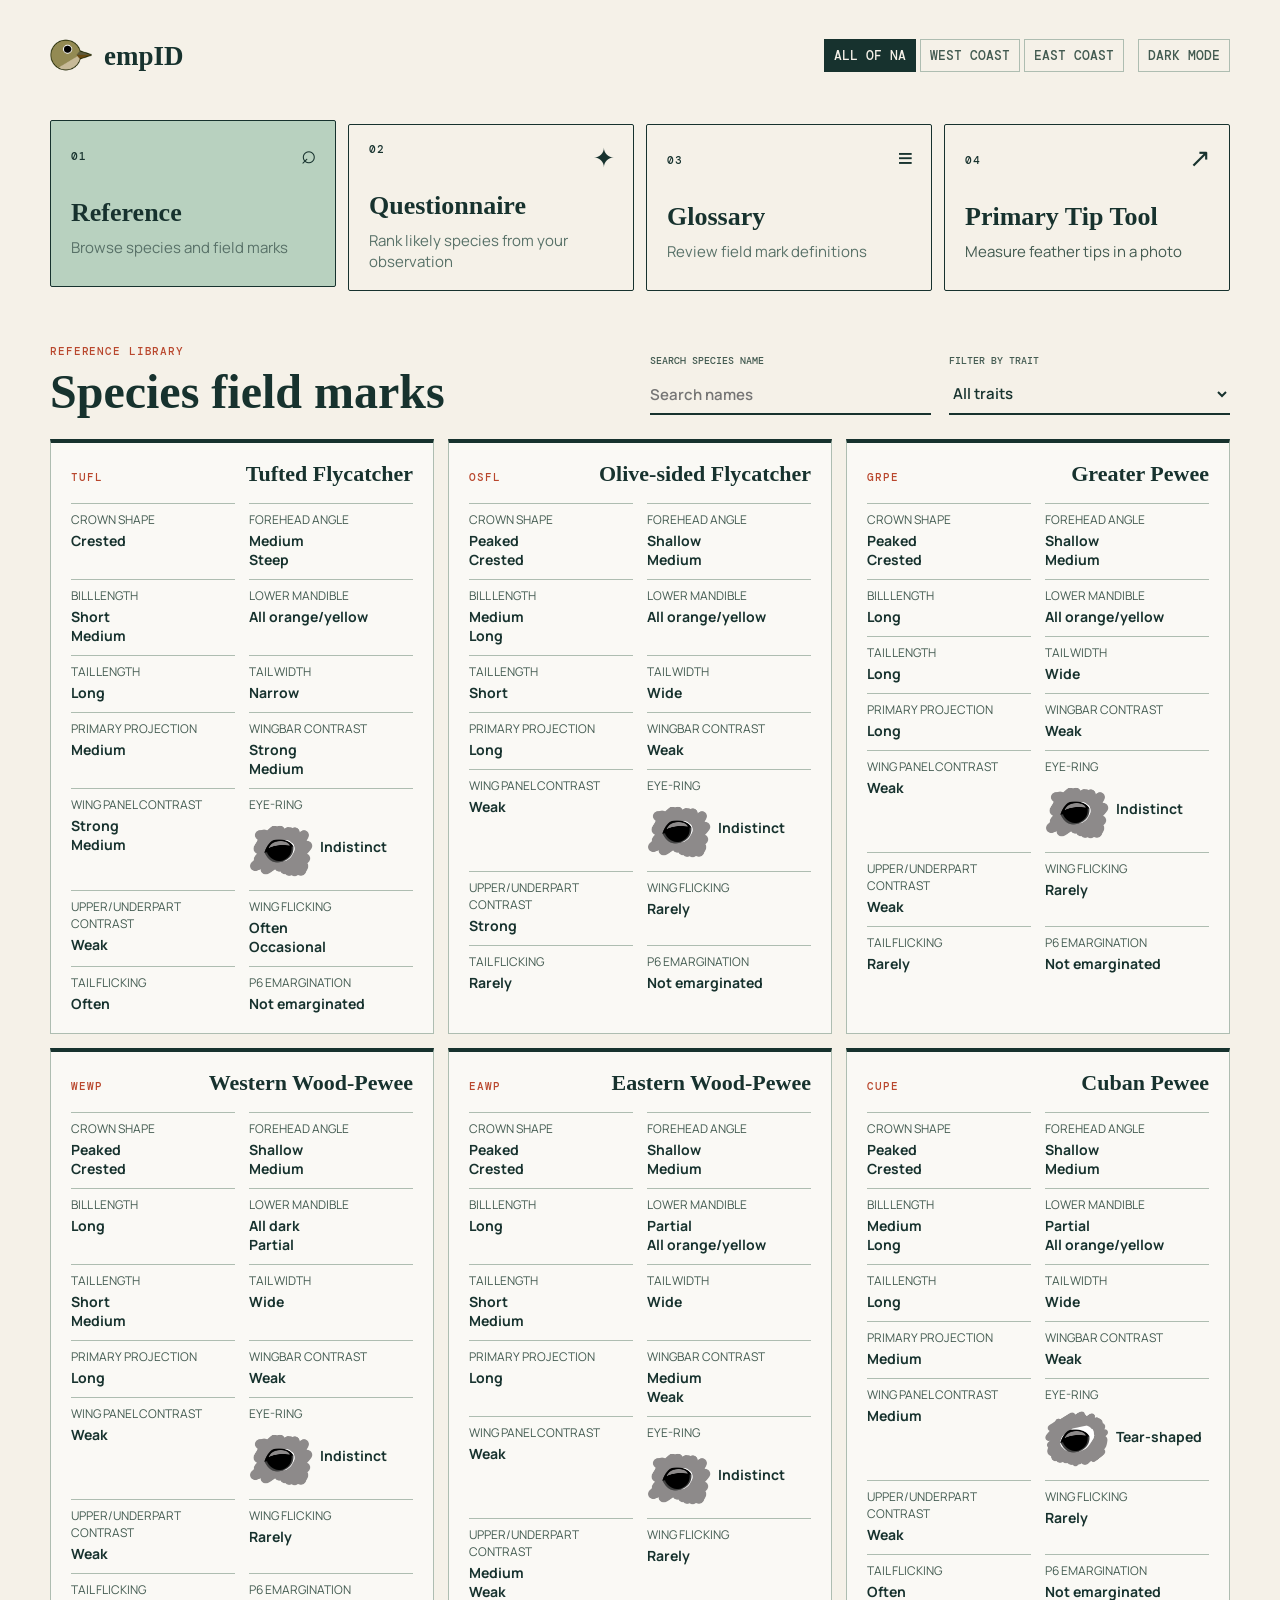
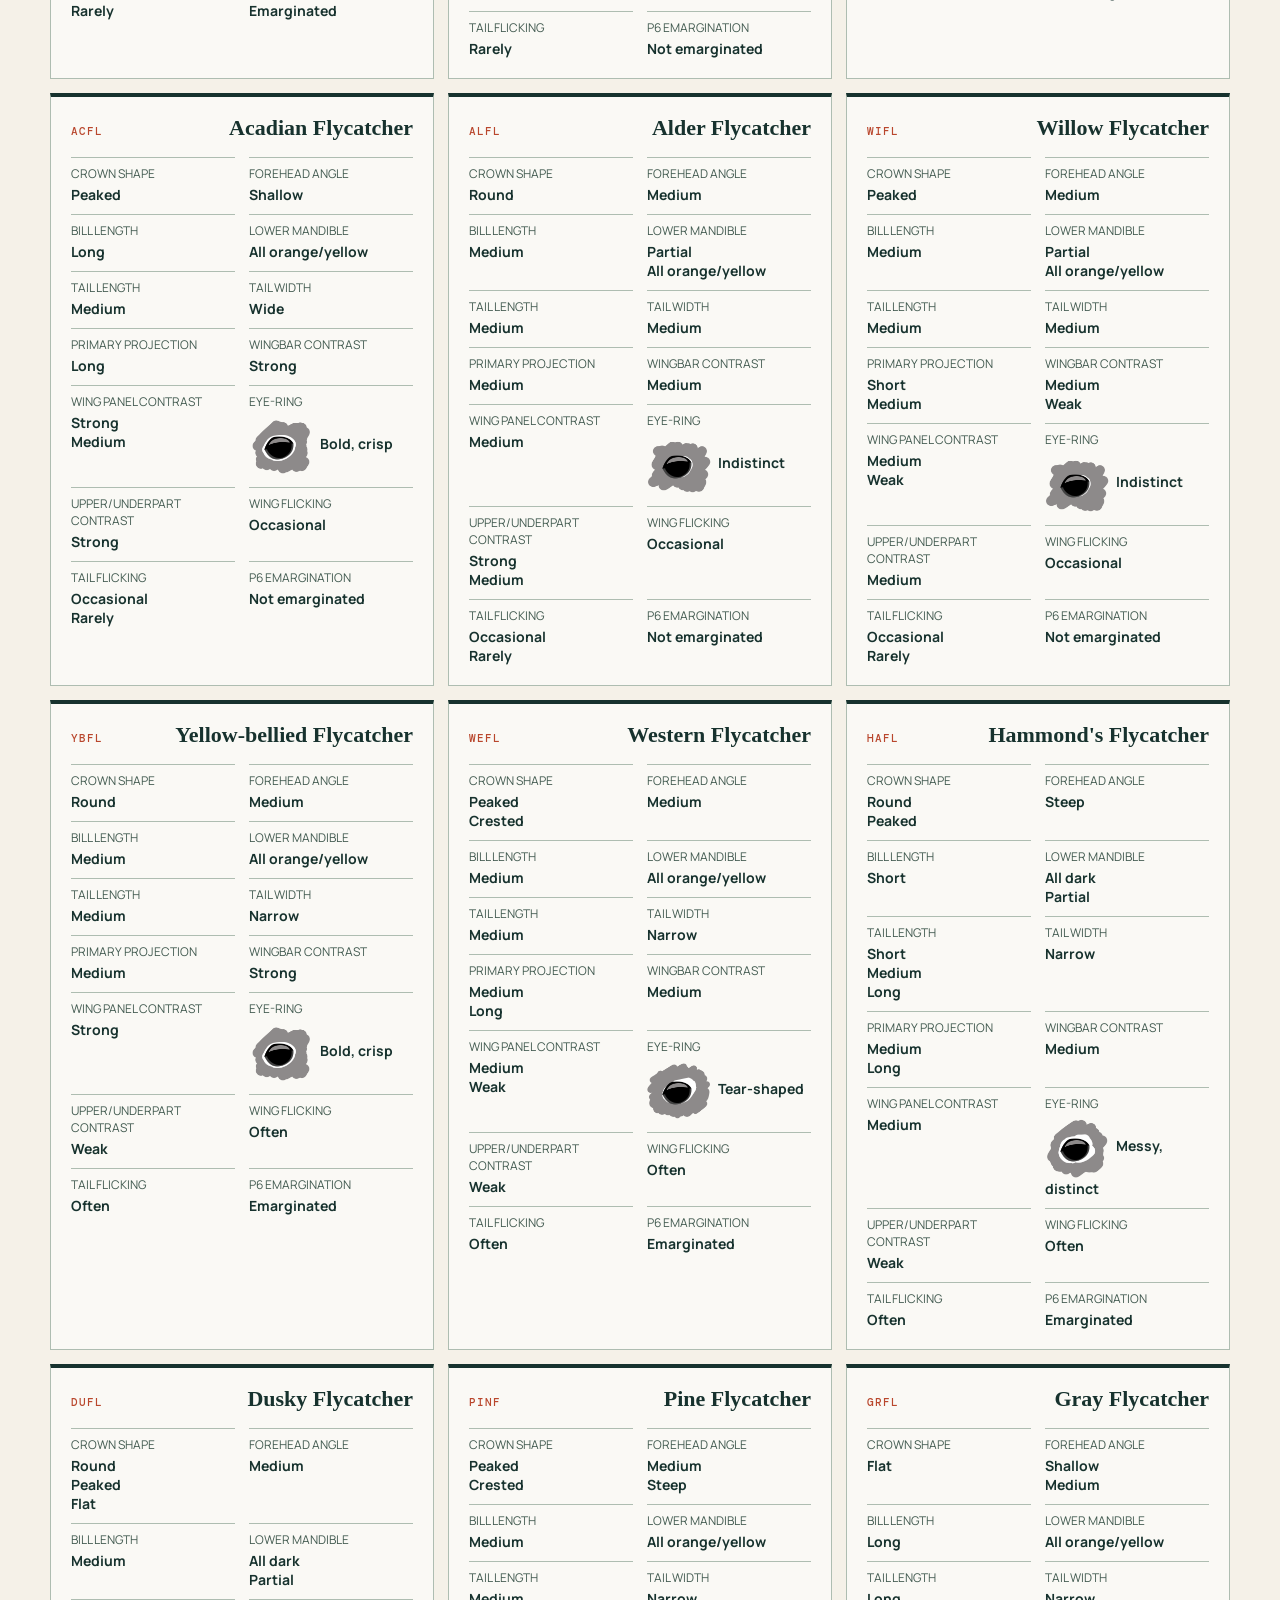
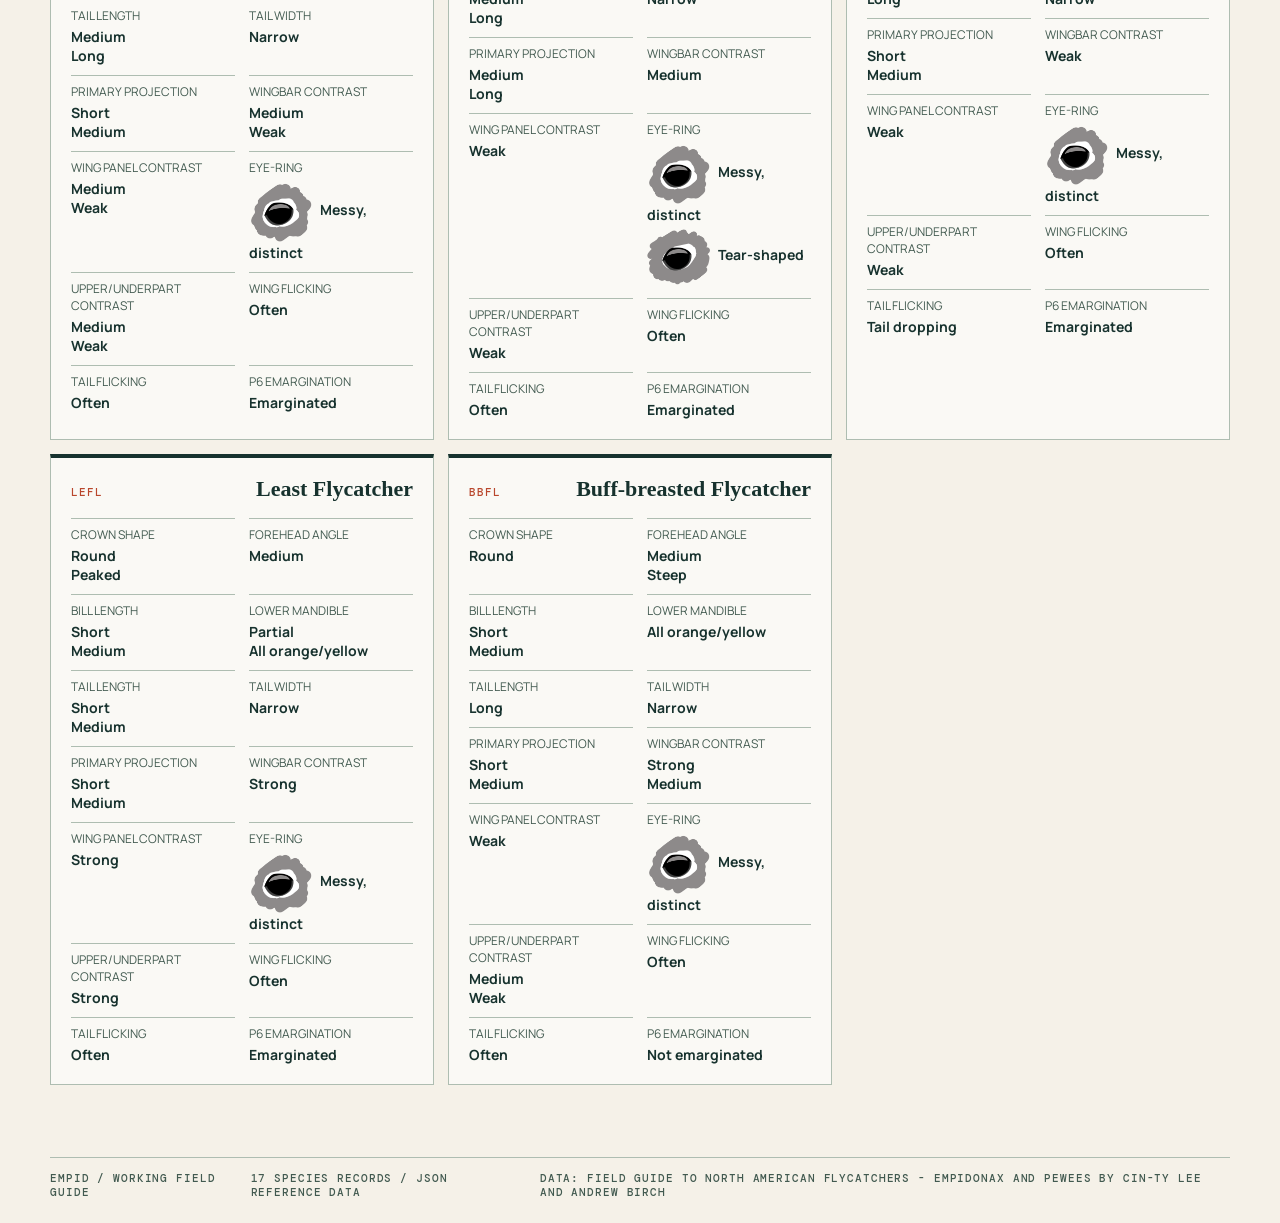
<file: index.html>
<!DOCTYPE html>
<html lang="en">
<head>
    <meta charset="UTF-8">
    <meta name="viewport" content="width=device-width, initial-scale=1.0">
    <meta name="theme-color" content="#173f3a">
    <title>empID | Empidonax helper tool</title>
    <link rel="icon" type="image/svg+xml" href="favicon.svg">
    <link rel="stylesheet" href="css/index.css">
    <link rel="stylesheet" href="css/ptip.css">
</head>
<body>
    <main class="shell">
        <header class="masthead">
            <div class="brand-mark" aria-hidden="true">
                <img src="favicon.svg" alt="">
            </div>
            <div>
                <h1>empID</h1>
            </div>
            <div class="header-controls">
                <div class="region-toggle" role="group" aria-label="Filter empids by region">
                    <button class="region-button active" type="button" data-region="all" aria-pressed="true">All of NA</button>
                    <button class="region-button" type="button" data-region="west" aria-pressed="false">West Coast</button>
                    <button class="region-button" type="button" data-region="east" aria-pressed="false">East Coast</button>
                </div>
                <button id="dark-mode-toggle" class="dark-mode-toggle" type="button" aria-pressed="false">Dark mode</button>
            </div>
        </header>

        <nav class="main-actions" aria-label="Main tools">
            <button class="action-card active" type="button" data-view="reference" aria-controls="reference-view" aria-selected="true">
                <span class="action-number">01</span>
                <span class="action-icon" aria-hidden="true">⌕</span>
                <span class="action-title">Reference</span>
                <span class="action-description">Browse species and field marks</span>
            </button>
            <button class="action-card" type="button" data-view="quiz" aria-controls="quiz-view" aria-selected="false">
                <span class="action-number">02</span>
                <span class="action-icon" aria-hidden="true">✦</span>
                <span class="action-title">Questionnaire</span>
                <span class="action-description">Rank likely species from your observation</span>
            </button>
            <button class="action-card" type="button" data-view="glossary" aria-controls="glossary-view" aria-selected="false">
                <span class="action-number">03</span>
                <span class="action-icon" aria-hidden="true">≡</span>
                <span class="action-title">Glossary</span>
                <span class="action-description">Review field mark definitions</span>
            </button>
            <button class="action-card" type="button" id="open-ptip" aria-label="Open Primary Tip Tool">
                <span class="action-number">04</span>
                <span class="action-icon" aria-hidden="true">&#x2197;&#xFE0E;</span>
                <span class="action-title">Primary Tip Tool</span>
                <span class="action-description">Measure feather tips in a photo</span>
            </button>
        </nav>

        <section id="reference-view" class="view-panel" data-panel="reference" aria-labelledby="reference-title">
            <div class="panel-heading">
                <div>
                    <p class="kicker">Reference library</p>
                    <h2 id="reference-title">Species field marks</h2>
                </div>
                <div class="reference-filters">
                    <label class="search-field">
                        <span>Search species name</span>
                        <input id="species-filter" type="search" placeholder="Search names" autocomplete="off">
                    </label>
                    <label class="search-field">
                        <span>Filter by trait</span>
                        <select id="trait-filter">
                            <option value="">All traits</option>
                        </select>
                    </label>
                </div>
            </div>
            <div id="species-grid" class="species-grid"></div>
        </section>

        <section id="glossary-view" class="view-panel hidden" data-panel="glossary" aria-labelledby="glossary-title">
            <div class="panel-heading">
                <div>
                    <p class="kicker">Field marks</p>
                    <h2 id="glossary-title">Glossary</h2>
                    <p class="panel-note">Definitions and visual references for the traits used throughout the guide.</p>
                </div>
            </div>
            <div class="field-mark-guide">
                <div id="glossary-entries"></div>
                <figure class="p6-diagram">
                    <button class="p6-diagram-image" type="button" aria-pressed="false" aria-label="Show P6 emargination overlay">
                        <img src="images/p6_diagram.png" alt="Sample primaries of a flycatcher showing P6 emargination">
                        <img class="p6-diagram-hover" src="images/p6_diagram_hover.png" alt="">
                    </button>
                    <figcaption>Sample primaries of a flycatcher with emargination at P6. When possible, start counting at P9 as that will be the most laterally exposed primary when the wing is folded. Click the image to show the emarginated sections of the feathers.</figcaption>
                </figure>
            </div>
        </section>

        <section id="quiz-view" class="view-panel hidden" data-panel="quiz" aria-labelledby="quiz-title">
            <div class="panel-heading">
                <div>
                    <p class="kicker">Optional evidence</p>
                    <h2 id="quiz-title">Which empid fits?</h2>
                    <p class="panel-note">Answer any number of questions. Unanswered clues do not affect the ranking.</p>
                </div>
                <button id="reset-quiz" class="text-button" type="button">Reset answers</button>
            </div>
            <div id="quiz-form" class="quiz-form"></div>
            <div class="results-heading">
                <h3>Current ranking</h3>
                <span id="answer-count">0 clues selected</span>
            </div>
            <div id="quiz-results" class="quiz-results" aria-live="polite"></div>
        </section>

        <footer>
            <span>empID / working field guide</span>
            <span id="species-count"></span>
            <span id="data-source"></span>
        </footer>
    </main>

    <div class="ptip-tool" id="ptipTool">
        <main class="tool-shell">
            <section class="workspace" id="workspace" aria-label="Primary tip measurement workspace">
                <button id="backToReference" type="button" title="Back to reference" aria-label="Back to reference">
                    <span class="toolbar-icon" aria-hidden="true">&times;</span>
                </button>
                <div class="upload-state" id="uploadState">
                    <label class="upload-card" id="uploadCard" for="imageInput">
                        <span class="upload-icon" aria-hidden="true">
                            <svg viewBox="0 0 24 24"><path d="M12 16V4"></path><path d="m7 9 5-5 5 5"></path><path d="M5 20h14"></path></svg>
                        </span>
                        <span class="kicker">Start with a photograph</span>
                        <h2>Drop an image</h2>
                        <p>Choose a wing photograph from your device. The image stays in this browser tab and is never uploaded.</p>
                        <input id="imageInput" type="file" accept="image/*">
                    </label>
                </div>

                <div class="canvas-state hidden" id="canvasState">
                    <div class="image-stage" id="imageStage">
                        <img id="photo" alt="Uploaded wing photograph">
                        <svg id="vectorLayer" aria-label="Placed primary vector">
                            <defs>
                                <marker id="vectorArrow" markerWidth="12" markerHeight="10" refX="10" refY="5" orient="auto" markerUnits="userSpaceOnUse" viewBox="0 0 12 10" preserveAspectRatio="xMidYMid meet">
                                    <path d="M0,0 L12,5 L0,10 Z" fill="var(--tool-red)"></path>
                                </marker>
                            </defs>
                        </svg>
                    </div>
                    <div class="workspace-toolbar" id="toolbar" aria-label="Image tools">
                        <button id="createVector" class="setup-tool" type="button" draggable="true" aria-pressed="false" title="Create a vector">
                            <span class="toolbar-icon" aria-hidden="true">&#x2197;&#xFE0E;</span><span class="toolbar-label">Create vector</span>
                        </button>
                        <button id="panImage" class="setup-tool hidden" type="button" aria-pressed="false" title="Pan the image">
                            <span class="toolbar-icon" aria-hidden="true">✥</span><span class="toolbar-label">Pan</span>
                        </button>
                        <button id="confirmVector" class="setup-tool" type="button" title="Confirm vector">
                            <span class="toolbar-icon" aria-hidden="true">✓</span><span class="toolbar-label">Confirm vector</span>
                        </button>
                        <button id="resetVector" class="setup-tool hidden" type="button" title="Remove the vector and start over">
                            <span class="toolbar-icon" aria-hidden="true">×</span><span class="toolbar-label">Reset vector</span>
                        </button>
                        <button id="reuploadImage" class="setup-tool" type="button" title="Replace the current image">
                            <span class="toolbar-icon" aria-hidden="true">↻</span><span class="toolbar-label">Reupload</span>
                        </button>
                        <button id="zoomOut" class="zoom-control setup-tool" type="button" title="Zoom out">
                            <span class="toolbar-icon" aria-hidden="true">−</span><span class="toolbar-label">Zoom out</span>
                        </button>
                        <span class="zoom-label zoom-control setup-tool" id="zoomLabel">100%</span>
                        <button id="zoomIn" class="zoom-control setup-tool" type="button" title="Zoom in">
                            <span class="toolbar-icon" aria-hidden="true">+</span><span class="toolbar-label">Zoom in</span>
                        </button>
                        <button id="resetTips" class="post-confirm" type="button" title="Delete all plotted feather tips">
                            <span class="toolbar-icon" aria-hidden="true">×</span><span class="toolbar-label">Reset tips</span>
                        </button>
                        <button id="backToVector" class="post-confirm" type="button" title="Back to vector setup" aria-label="Back to vector setup">
                            <span class="toolbar-icon" aria-hidden="true">←</span><span class="toolbar-label">Back to vector</span>
                        </button>
                        <div class="separator" aria-hidden="true"></div>
                        <span class="status" id="toolStatus" aria-live="polite">Ready to place a vector.</span>
                    </div>
                    <p class="helper" id="helperText">Choose Create vector, then click or tap once on the wing to place a horizontal vector.</p>
                    <section class="ratio-panel" id="ratioPanel" aria-live="polite">
                        <h3>Likely primary ratios</h3>
                        <div class="ratio-controls" role="group" aria-label="Choose which species pair to differentiate">
                            <button id="ptipGroupAcadianYB" type="button" aria-pressed="true">Acadian vs Yellow-bellied</button>
                            <button id="ptipGroupTraill" type="button" aria-pressed="false">Least vs Alder vs Willow</button>
                        </div>
                        <p id="ratioSummary">Place at least five feather tips to compare p7-p6, p6-p5, and p5-p4.</p>
                        <div class="ratio-controls" role="group" aria-label="Furthest primary ranking">
                            <button id="rankAuto" type="button" aria-pressed="true">Auto</button>
                            <button id="rankP8" type="button" aria-pressed="false">Force P8 last</button>
                            <button id="rankP7" type="button" aria-pressed="false">Force P7 last</button>
                        </div>
                        <div id="ratioResults"></div>
                    </section>
                </div>
            </section>
        </main>
    </div>

    <script src="js/index.js"></script>
    <script src="js/ptip.js"></script>
</body>
</html>
</file>
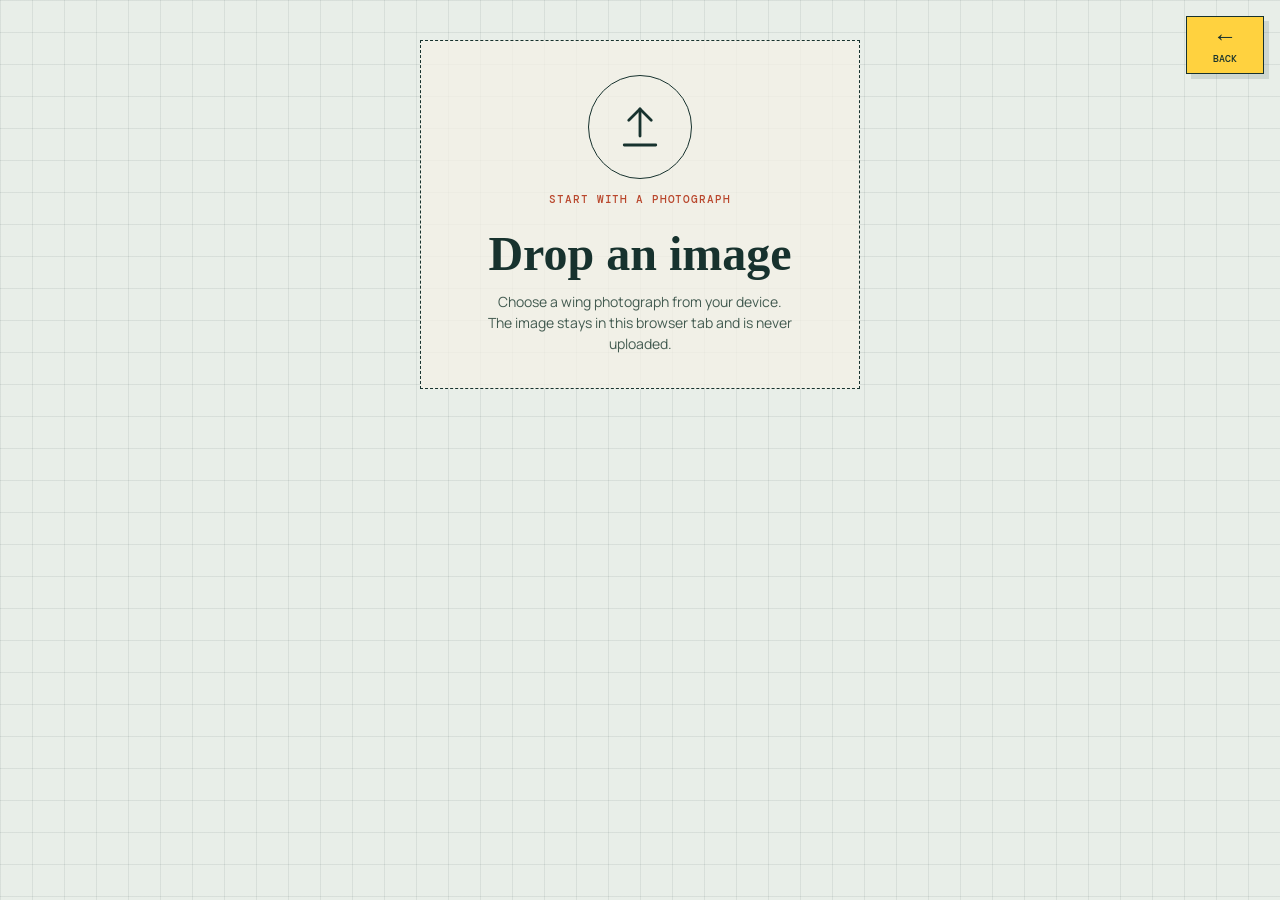
<file: test_ptip.html>
<!DOCTYPE html>
<html lang="en">
<head>
    <meta charset="UTF-8">
    <meta name="viewport" content="width=device-width, initial-scale=1.0">
    <meta name="theme-color" content="#f5f1e8">
    <title>empID | Primary Tip Tool test</title>
    <link rel="icon" type="image/svg+xml" href="favicon.svg">
    <link rel="stylesheet" href="css/index.css">
    <style>
        :root {
            --workspace: #e8eee8;
            --workspace-grid: rgba(23, 50, 46, .08);
            --tool-blue: #9bc5cc;
            --tool-red: #e0005a;
        }

        body { min-height: 100vh; touch-action: manipulation; overflow: hidden; }
        .tool-shell { width: 100%; height: 100vh; margin: 0; padding: 0; }
        .tool-header, footer { display: none; }
        .workspace { position: fixed; inset: 0; width: 100%; height: 100dvh; margin: 0; overflow: hidden; border: 0; background-color: var(--workspace); background-image: linear-gradient(var(--workspace-grid) 1px, transparent 1px), linear-gradient(90deg, var(--workspace-grid) 1px, transparent 1px); background-size: 32px 32px; }
        .upload-state { display: grid; place-items: center; min-height: inherit; padding: 40px 20px; }
        .upload-card { display: grid; justify-items: center; gap: 14px; width: min(440px, 100%); padding: 34px; border: 1px dashed var(--ink); background: rgba(245, 241, 232, .72); text-align: center; cursor: pointer; transition: background .2s, transform .2s; }
        .upload-card:hover, .upload-card.is-dragging { background: #dcebef; transform: translateY(-3px); }
        .upload-card:focus-within { outline: 2px solid var(--accent); outline-offset: 4px; }
        .upload-icon { display: grid; place-items: center; width: 104px; height: 104px; border: 1px solid var(--ink); border-radius: 50%; color: var(--ink); }
        .upload-icon svg { width: 54px; height: 54px; fill: none; stroke: currentColor; stroke-linecap: round; stroke-linejoin: round; stroke-width: 1.25; }
        .upload-card h2 { font-size: clamp(30px, 5vw, 48px); }
        .upload-card p { max-width: 310px; margin: 0; color: var(--muted); font-size: 14px; line-height: 1.5; }
        .upload-card input { position: absolute; width: 1px; height: 1px; opacity: 0; }
        .canvas-state { position: absolute; inset: 0; }
        .canvas-state.hidden, .upload-state.hidden { display: none; }
        .image-stage { position: absolute; inset: 0; transform-origin: 0 0; touch-action: none; }
        #photo { display: block; width: 100%; height: 100%; object-fit: contain; }
        .image-stage.is-panning { cursor: grab; }
        .image-stage.is-panning:active { cursor: grabbing; }
        .workspace-toolbar { position: absolute; top: 16px; left: 16px; z-index: 3; display: flex; align-items: center; flex-wrap: wrap; gap: 7px; max-width: calc(100% - 32px); padding: 7px; border: 1px solid var(--ink); background: rgba(245, 241, 232, .94); box-shadow: 5px 5px 0 rgba(23, 50, 46, .12); }
        .workspace-toolbar button { min-width: 78px; min-height: 58px; border: 1px solid var(--ink); border-radius: 0; background: var(--tool-blue); color: var(--ink); font-family: inherit; }
        .workspace-toolbar button:hover, .workspace-toolbar button.active { background: var(--ink); color: var(--paper); }
        .workspace-toolbar button:active { cursor: grabbing; }
        .toolbar-icon { display: block; font: 24px/1 Georgia, serif; }
        .toolbar-label { display: block; margin-top: 5px; font: 500 10px/1.1 'DM Mono', monospace; text-transform: uppercase; }
        .workspace-toolbar .separator { height: 38px; background: var(--line); }
        .workspace-toolbar .status { min-width: 180px; padding: 0 7px; color: var(--muted); font: 500 11px/1.35 'DM Mono', monospace; text-transform: uppercase; }
        .workspace-toolbar button:disabled { cursor: not-allowed; opacity: .45; }
        .post-confirm { display: none; }
        .confirmed .setup-tool { display: none; }
        .confirmed .post-confirm { display: inline-flex; }
        #vectorLayer { position: absolute; inset: 0; z-index: 2; width: 100%; height: 100%; touch-action: none; }
        .vector-line { stroke: var(--tool-red); stroke-width: 3; fill: none; marker-end: url(#vectorArrow); cursor: grab; }
        .vector-line:active { cursor: grabbing; }
        .vector-chord-hit { stroke: transparent; stroke-width: 24; fill: none; pointer-events: all; cursor: grab; }
        .vector-chord-hit:active { cursor: grabbing; }
        .vector-handle { fill: var(--paper); stroke: var(--tool-red); stroke-width: 3; cursor: grab; pointer-events: none; }
        .vector-handle:active { cursor: grabbing; }
        .vector-hit { fill: transparent; stroke: transparent; stroke-width: 0; cursor: grab; pointer-events: all; }
        .vector-hit:active { cursor: grabbing; }
        .tip-line { stroke: var(--tool-red); stroke-width: 2; stroke-dasharray: 5 5; vector-effect: non-scaling-stroke; }
        .tip-dot { fill: var(--tool-red); stroke: var(--paper); stroke-width: 2; vector-effect: non-scaling-stroke; pointer-events: none; }
        .tip-hit { fill: transparent; stroke: transparent; cursor: grab; }
        .tip-hit:active { cursor: grabbing; }
        .confirmed .vector-hit, .confirmed .vector-chord-hit { display: none; }
        .ratio-panel { position: absolute; bottom: 16px; left: 16px; z-index: 3; display: none; width: min(310px, calc(100% - 32px)); max-height: 240px; overflow: auto; padding: 12px; border: 1px solid var(--ink); background: rgba(245, 241, 232, .95); box-shadow: 5px 5px 0 rgba(23, 50, 46, .12); }
        .confirmed .ratio-panel { display: block; }
        .ratio-panel h3 { margin: 0 0 5px; font: 800 18px Georgia, serif; }
        .ratio-panel p { margin: 0 0 9px; color: var(--muted); font-size: 11px; line-height: 1.35; }
        .ratio-controls { display: flex; gap: 5px; margin-bottom: 8px; }
        .ratio-controls button { padding: 5px 7px; border: 1px solid var(--ink); border-radius: 0; background: transparent; color: var(--ink); font: 500 10px 'DM Mono', monospace; text-transform: uppercase; }
        .ratio-controls button[aria-pressed="true"] { background: var(--ink); color: var(--paper); }
        .ratio-row { display: grid; grid-template-columns: 25px 1fr 58px; gap: 7px; align-items: baseline; padding: 6px 0; border-top: 1px solid var(--line); font-size: 12px; }
        .ratio-row strong { color: var(--tool-red); font: 500 10px 'DM Mono', monospace; }
        .ratio-row span:last-child { color: var(--muted); font: 500 10px 'DM Mono', monospace; text-align: right; }
        .helper { position: absolute; right: 16px; bottom: 14px; max-width: 280px; padding: 10px 12px; border-left: 3px solid var(--tool-red); background: rgba(245, 241, 232, .9); color: var(--muted); font-size: 12px; line-height: 1.4; }
        #backToVector { order: -1; background: #ffd23f; color: var(--ink); border-color: var(--ink); box-shadow: 4px 4px 0 var(--ink); }
        #backToReference { position: absolute; top: 16px; right: 16px; z-index: 4; display: inline-flex; flex-direction: column; align-items: center; min-width: 78px; min-height: 58px; padding: 7px; border: 1px solid var(--ink); border-radius: 0; background: #ffd23f; color: var(--ink); font-family: inherit; box-shadow: 5px 5px 0 rgba(23, 50, 46, .12); }
        #backToReference:hover { background: var(--ink); color: var(--paper); }
        @media (max-width: 640px) { .workspace-toolbar { top: 10px; left: 10px; right: 10px; } .workspace-toolbar .status { min-width: 0; flex: 1; } .workspace-toolbar button { min-width: 70px; touch-action: none; } .workspace-toolbar .zoom-control { display: none; } .helper { right: 10px; bottom: 10px; max-width: calc(100% - 20px); } .confirmed .helper { top: 84px; right: 10px; bottom: auto; left: 10px; max-width: none; } .confirmed .ratio-panel { bottom: 10px; max-height: 34dvh; } #backToReference { top: 10px; right: 10px; } }
    </style>
</head>
<body>
    <main class="tool-shell">
        <header class="tool-header">
            <div class="brand-mark" aria-hidden="true"><img src="favicon.svg" alt=""></div>
            <div>
                <p class="kicker">empID / field mark lab</p>
                <h1>Primary Tip Tool</h1>
                <p>Place a wing-top anchor, then mark the primary tips.</p>
            </div>
            <a class="text-button" href="index.html">Back to reference</a>
        </header>

        <section class="workspace" id="workspace" aria-label="Primary tip measurement workspace">
            <button id="backToReference" type="button" title="Back to reference">
                <span class="toolbar-icon" aria-hidden="true">←</span><span class="toolbar-label">Back</span>
            </button>
            <div class="upload-state" id="uploadState">
                <label class="upload-card" id="uploadCard" for="imageInput">
                    <span class="upload-icon" aria-hidden="true">
                        <svg viewBox="0 0 24 24"><path d="M12 16V4"></path><path d="m7 9 5-5 5 5"></path><path d="M5 20h14"></path></svg>
                    </span>
                    <span class="kicker">Start with a photograph</span>
                    <h2>Drop an image</h2>
                    <p>Choose a wing photograph from your device. The image stays in this browser tab and is never uploaded.</p>
                    <input id="imageInput" type="file" accept="image/*">
                </label>
            </div>

            <div class="canvas-state hidden" id="canvasState">
                <div class="image-stage" id="imageStage">
                    <img id="photo" alt="Uploaded wing photograph">
                </div>
                <svg id="vectorLayer" aria-label="Placed primary vector">
                    <defs>
                        <marker id="vectorArrow" markerWidth="12" markerHeight="10" refX="10" refY="5" orient="auto" markerUnits="userSpaceOnUse" viewBox="0 0 12 10" preserveAspectRatio="xMidYMid meet">
                            <path d="M0,0 L12,5 L0,10 Z" fill="var(--tool-red)"></path>
                        </marker>
                    </defs>
                </svg>
                <div class="workspace-toolbar" id="toolbar" aria-label="Image tools">
                    <button id="createVector" class="setup-tool" type="button" draggable="true" aria-pressed="false" title="Create a vector">
                        <span class="toolbar-icon" aria-hidden="true">↗</span><span class="toolbar-label">Create vector</span>
                    </button>
                    <button id="confirmVector" class="setup-tool" type="button" title="Confirm vector">
                        <span class="toolbar-icon" aria-hidden="true">✓</span><span class="toolbar-label">Confirm vector</span>
                    </button>
                    <button id="reuploadImage" class="setup-tool" type="button" title="Replace the current image">
                        <span class="toolbar-icon" aria-hidden="true">↻</span><span class="toolbar-label">Reupload</span>
                    </button>
                    <button id="panImage" class="setup-tool" type="button" aria-pressed="false" title="Pan the image">
                        <span class="toolbar-icon" aria-hidden="true">✥</span><span class="toolbar-label">Pan</span>
                    </button>
                    <button id="zoomOut" class="zoom-control setup-tool" type="button" title="Zoom out">
                        <span class="toolbar-icon" aria-hidden="true">−</span><span class="toolbar-label">Zoom out</span>
                    </button>
                    <span class="zoom-label zoom-control setup-tool" id="zoomLabel">100%</span>
                    <button id="zoomIn" class="zoom-control setup-tool" type="button" title="Zoom in">
                        <span class="toolbar-icon" aria-hidden="true">+</span><span class="toolbar-label">Zoom in</span>
                    </button>
                    <button id="resetTips" class="post-confirm" type="button" title="Delete all plotted feather tips">
                        <span class="toolbar-icon" aria-hidden="true">×</span><span class="toolbar-label">Reset tips</span>
                    </button>
                    <button id="backToVector" class="post-confirm" type="button" title="Back to vector setup" aria-label="Back to vector setup">
                        <span class="toolbar-icon" aria-hidden="true">←</span><span class="toolbar-label">Back to vector</span>
                    </button>
                    <div class="separator" aria-hidden="true"></div>
                    <span class="status" id="toolStatus" aria-live="polite">Ready to place a vector.</span>
                </div>
                <p class="helper" id="helperText">Choose Create vector, then click or tap once on the wing to place a horizontal vector.</p>
                <section class="ratio-panel" id="ratioPanel" aria-live="polite">
                    <h3>Likely primary ratios</h3>
                    <p id="ratioSummary">Place at least five feather tips to compare p7-p6, p6-p5, and p5-p4.</p>
                    <div class="ratio-controls" role="group" aria-label="Furthest primary ranking">
                        <button id="rankAuto" type="button" aria-pressed="true">Auto</button>
                        <button id="rankP8" type="button" aria-pressed="false">Force P8 last</button>
                        <button id="rankP7" type="button" aria-pressed="false">Force P7 last</button>
                    </div>
                    <div id="ratioResults"></div>
                </section>
            </div>
        </section>

        <footer><span>empID / local image workspace</span><span id="imageStatus">No image loaded</span></footer>
    </main>

    <script>
        "use strict";

        const workspace = document.querySelector("#workspace");
        const uploadState = document.querySelector("#uploadState");
        const canvasState = document.querySelector("#canvasState");
        const uploadCard = document.querySelector("#uploadCard");
        const imageInput = document.querySelector("#imageInput");
        const photo = document.querySelector("#photo");
        const vectorLayer = document.querySelector("#vectorLayer");
        const imageStage = document.querySelector("#imageStage");
        const createVector = document.querySelector("#createVector");
        const confirmVector = document.querySelector("#confirmVector");
        const backToReference = document.querySelector("#backToReference");
        const reuploadImage = document.querySelector("#reuploadImage");
        const resetTips = document.querySelector("#resetTips");
        const backToVector = document.querySelector("#backToVector");
        const panImage = document.querySelector("#panImage");
        const zoomOut = document.querySelector("#zoomOut");
        const zoomIn = document.querySelector("#zoomIn");
        const zoomLabel = document.querySelector("#zoomLabel");
        const vectorArrow = document.querySelector("#vectorArrow");
        const toolStatus = document.querySelector("#toolStatus");
        const helperText = document.querySelector("#helperText");
        const imageStatus = document.querySelector("#imageStatus");
        const ratioSummary = document.querySelector("#ratioSummary");
        const ratioResults = document.querySelector("#ratioResults");
        const rankButtons = {
            auto: document.querySelector("#rankAuto"),
            p8: document.querySelector("#rankP8"),
            p7: document.querySelector("#rankP7")
        };
        let imageUrl = null;
        let placementActive = false;
        let dragPointerId = null;
        let dragOrigin = null;
        let dragMoved = false;
        let suppressClick = false;
        let activeHandle = null;
        let activeDragOffset = { x: 0, y: 0 };
        let dragStartPoint = null;
        let dragStartVector = null;
        let creatingVector = false;
        let creationPointerOrigin = null;
        let creationDefaultEnd = null;
        let viewScale = 1;
        let panX = 0;
        let panY = 0;
        let panPointerId = null;
        let panOrigin = null;
        let panStart = null;
        const panPointers = new Map();
        let pinchStartDistance = null;
        let pinchStartScale = 1;
        let pinchStartMidpoint = null;
        let pinchStartPan = null;
        let confirmed = false;
        let tipPlacementActive = false;
        let activeTip = null;
        let ratioProfiles = [];
        let rankingMode = "auto";

        function setPanMode(enabled) {
            panImage.classList.toggle("active", enabled);
            panImage.setAttribute("aria-pressed", String(enabled));
            imageStage.classList.toggle("is-panning", enabled);
        }

        function renderVectorOverlay() {
            const vector = vectorLayer.querySelector(".vector");
            if (!vector) return;
            const rect = workspace.getBoundingClientRect();
            const toScreen = (x, y) => confirmed ? { x, y } : ({
                x: (x - rect.width / 2) * viewScale + rect.width / 2 + panX,
                y: (y - rect.height / 2) * viewScale + rect.height / 2 + panY
            });
            const start = toScreen(Number(vector.dataset.startX), Number(vector.dataset.startY));
            const end = toScreen(Number(vector.dataset.endX), Number(vector.dataset.endY));
            vector.querySelectorAll(".vector-line, .vector-chord-hit").forEach(line => {
                line.setAttribute("x1", start.x);
                line.setAttribute("y1", start.y);
                line.setAttribute("x2", end.x);
                line.setAttribute("y2", end.y);
            });
            vector.querySelectorAll('[data-handle="start"]').forEach(handle => {
                handle.setAttribute("cx", start.x);
                handle.setAttribute("cy", start.y);
            });
            vector.querySelectorAll('[data-handle="end"]').forEach(handle => {
                handle.setAttribute("cx", end.x);
                handle.setAttribute("cy", end.y);
            });
            vector.querySelectorAll(".vector-anchor").forEach(handle => {
                handle.setAttribute("cx", start.x);
                handle.setAttribute("cy", start.y);
            });
        }

        function renderTips() {
            vectorLayer.querySelectorAll(".tip-marker").forEach(marker => {
                const x = Number(marker.dataset.x);
                const y = Number(marker.dataset.y);
                const vectorY = Number(marker.dataset.vectorY);
                marker.querySelector(".tip-line").setAttribute("x1", x);
                marker.querySelector(".tip-line").setAttribute("y1", y);
                marker.querySelector(".tip-line").setAttribute("x2", x);
                marker.querySelector(".tip-line").setAttribute("y2", 2 * vectorY - y);
                marker.querySelector(".tip-dot").setAttribute("cx", x);
                marker.querySelector(".tip-dot").setAttribute("cy", y);
                marker.querySelector(".tip-hit").setAttribute("cx", x);
                marker.querySelector(".tip-hit").setAttribute("cy", y);
            });
            renderRatioResults();
        }

        function intervalSignature(values) {
            const intervals = values.slice(1).map((value, index) => value - values[index]).slice(0, 3);
            const total = intervals.reduce((sum, value) => sum + value, 0);
            return total ? intervals.map(value => value / total) : null;
        }

        function measuredSignature(vector, markers, useP8) {
            const startX = Number(vector.dataset.startX);
            const endX = Number(vector.dataset.endX);
            const direction = endX >= startX ? 1 : -1;
            const ordered = markers.map(marker => ({
                marker,
                axis: (Number(marker.dataset.x) - startX) * direction
            })).sort((a, b) => b.axis - a.axis);
            const needed = useP8 ? 5 : 4;
            if (ordered.length < needed) return null;
            const distances = ordered.slice(0, needed).map(item => item.axis - ordered[0].axis);
            const span = distances[distances.length - 1];
            if (!span) return null;
            const normalized = distances.map(distance => distance / span);
            const intervals = useP8
                ? [normalized[2] - normalized[1], normalized[3] - normalized[2], normalized[4] - normalized[3]]
                : [normalized[1], normalized[2] - normalized[1], normalized[3] - normalized[2]];
            return intervals;
        }

        function renderRatioResults() {
            if (!confirmed) return;
            const vector = vectorLayer.querySelector(".vector");
            const markers = [...vectorLayer.querySelectorAll(".tip-marker")];
            if (!vector || markers.length < 5 || !ratioProfiles.length) {
                ratioSummary.textContent = `${markers.length}/5 tips placed. Add ${Math.max(0, 5 - markers.length)} more to rank p7-p6, p6-p5, and p5-p4.`;
                ratioResults.innerHTML = "";
                return;
            }
            const cases = rankingMode === "p8"
                ? [{ label: "P8 furthest", signature: measuredSignature(vector, markers, true) }]
                : rankingMode === "p7"
                    ? [{ label: "P7 furthest", signature: measuredSignature(vector, markers, false) }]
                    : [
                        { label: "P8 furthest", signature: measuredSignature(vector, markers, true) },
                        { label: "P7 furthest", signature: measuredSignature(vector, markers, false) }
                    ];
            if (cases.some(testCase => !testCase.signature)) {
                ratioSummary.textContent = `Not enough tips for ${rankingMode === "p8" ? "P8" : "P7"} ranking.`;
                ratioResults.innerHTML = "";
                return;
            }
            const ranked = ratioProfiles.flatMap(profile => cases.map(testCase => {
                const difference = testCase.signature.reduce((sum, value, index) => sum + Math.abs(value - profile.signature[index]), 0);
                return { ...profile, caseLabel: testCase.label, difference };
            })).sort((a, b) => a.difference - b.difference).slice(0, 6);
            const rankingLabel = rankingMode === "auto" ? "both possible furthest-primary assignments" : `${rankingMode.toUpperCase()} furthest assignment`;
            ratioSummary.textContent = `${markers.length} tips placed. Ranking uses ${rankingLabel}.`;
            ratioResults.innerHTML = ranked.map((result, index) => `<div class="ratio-row"><strong>${String(index + 1).padStart(2, "0")}</strong><span>${result.name} / ${result.caseLabel}</span><span>${result.difference.toFixed(3)} diff</span></div>`).join("");
        }

        async function loadRatioProfiles() {
            try {
                const response = await fetch("empid_traits.json");
                if (!response.ok) throw new Error(`Could not load ratio data (${response.status})`);
                const data = await response.json();
                ratioProfiles = data.species.flatMap(bird => {
                    const values = bird["Length normalized to P8-P3"];
                    if (!values || ["P7", "P6", "P5", "P4"].some(key => typeof values[key] !== "number")) return [];
                    return [{
                        name: bird.name,
                        signature: [values.P7 - values.P6, values.P6 - values.P5, values.P5 - values.P4]
                    }];
                }).map(profile => {
                    const total = profile.signature.reduce((sum, value) => sum + value, 0);
                    return { ...profile, signature: profile.signature.map(value => value / total) };
                });
                renderRatioResults();
            } catch (error) {
                ratioSummary.textContent = "Ratio reference data could not be loaded.";
                console.error(error);
            }
        }

        function renderView() {
            const rect = workspace.getBoundingClientRect();
            const baseX = panX + rect.width / 2 * (1 - viewScale);
            const baseY = panY + rect.height / 2 * (1 - viewScale);
            imageStage.style.transform = `translate(${baseX}px, ${baseY}px) scale(${viewScale})`;
            renderVectorOverlay();
            renderTips();
            vectorArrow.setAttribute("markerWidth", 12);
            vectorArrow.setAttribute("markerHeight", 10);
            vectorArrow.setAttribute("refX", 8);
            vectorArrow.setAttribute("refY", 5);
            zoomLabel.textContent = `${Math.round(viewScale * 100)}%`;
        }

        function resetView() {
            viewScale = 1;
            panX = 0;
            panY = 0;
            renderView();
        }

        function resetWorkspace() {
            vectorLayer.querySelector(".vector")?.remove();
            vectorLayer.querySelectorAll(".tip-marker").forEach(marker => marker.remove());
            confirmed = false;
            canvasState.classList.remove("confirmed");
            tipPlacementActive = false;
            placementActive = false;
            activeHandle = null;
            activeDragOffset = { x: 0, y: 0 };
            dragStartPoint = null;
            dragStartVector = null;
            panPointerId = null;
            dragPointerId = null;
            dragOrigin = null;
            dragMoved = false;
            panPointers.clear();
            pinchStartDistance = null;
            if (imageUrl) URL.revokeObjectURL(imageUrl);
            imageUrl = null;
            photo.removeAttribute("src");
            canvasState.classList.add("hidden");
            uploadState.classList.remove("hidden");
            imageInput.value = "";
            imageStatus.textContent = "No image loaded";
            ratioResults.innerHTML = "";
            ratioSummary.textContent = "Place at least five feather tips to compare p7-p6, p6-p5, and p5-p4.";
            setPanMode(false);
            resetView();
            updateToolState("Ready to place a vector.");
        }

        function setImage(file) {
            if (!file || !file.type.startsWith("image/")) return;
            vectorLayer.querySelector(".vector")?.remove();
            vectorLayer.querySelectorAll(".tip-marker").forEach(marker => marker.remove());
            confirmed = false;
            canvasState.classList.remove("confirmed");
            tipPlacementActive = false;
            placementActive = false;
            if (imageUrl) URL.revokeObjectURL(imageUrl);
            imageUrl = URL.createObjectURL(file);
            photo.src = imageUrl;
            resetView();
            setPanMode(true);
            uploadState.classList.add("hidden");
            canvasState.classList.remove("hidden");
            imageStatus.textContent = `${file.name} / in memory only`;
        }

        function pointFromEvent(event) {
            const rect = workspace.getBoundingClientRect();
            if (confirmed) return { x: event.clientX - rect.left, y: event.clientY - rect.top };
            return {
                x: (event.clientX - rect.left - rect.width / 2 - panX) / viewScale + rect.width / 2,
                y: (event.clientY - rect.top - rect.height / 2 - panY) / viewScale + rect.height / 2
            };
        }

        function visibleImageBounds() {
            const rect = workspace.getBoundingClientRect();
            return {
                left: (0 - rect.width / 2 - panX) / viewScale + rect.width / 2,
                right: (rect.width - rect.width / 2 - panX) / viewScale + rect.width / 2,
                top: (0 - rect.height / 2 - panY) / viewScale + rect.height / 2,
                bottom: (rect.height - rect.height / 2 - panY) / viewScale + rect.height / 2
            };
        }

        function fitVectorStart(point) {
            const bounds = visibleImageBounds();
            const maximumLength = 150;
            const edgePadding = 18 / viewScale;
            const minimumLength = 40 / viewScale;
            const rightLimit = Math.min(vectorLayer.clientWidth - edgePadding, bounds.right - edgePadding);
            const start = {
                x: Math.min(Math.max(point.x, bounds.left + edgePadding), rightLimit - minimumLength),
                y: Math.min(Math.max(point.y, bounds.top + edgePadding), bounds.bottom - edgePadding)
            };
            return { x: start.x, y: start.y, rightLimit, maximumLength, minimumLength };
        }

        function svgElement(name, attributes) {
            const element = document.createElementNS("http://www.w3.org/2000/svg", name);
            Object.entries(attributes).forEach(([key, value]) => element.setAttribute(key, value));
            return element;
        }

        function updateVector(vector, start, end) {
            vector.dataset.startX = start.x;
            vector.dataset.startY = start.y;
            vector.dataset.endX = end.x;
            vector.dataset.endY = end.y;
            if (!confirmed) {
                vector.dataset.setupStartX = start.x;
                vector.dataset.setupStartY = start.y;
                vector.dataset.setupEndX = end.x;
                vector.dataset.setupEndY = end.y;
            }
            renderVectorOverlay();
        }

        function addVector(point) {
            if (vectorLayer.querySelector(".vector")) return false;
            const fit = fitVectorStart(point);
            const start = { x: fit.x, y: fit.y };
            const end = { x: Math.min(start.x + fit.maximumLength, fit.rightLimit), y: start.y };
            const group = svgElement("g", { class: "vector" });
            group.dataset.startX = start.x;
            group.dataset.startY = start.y;
            group.dataset.endX = end.x;
            group.dataset.endY = end.y;
            group.dataset.setupStartX = start.x;
            group.dataset.setupStartY = start.y;
            group.dataset.setupEndX = end.x;
            group.dataset.setupEndY = end.y;
            group.append(svgElement("line", { class: "vector-chord-hit" }));
            group.append(svgElement("line", { class: "vector-line", "marker-end": "url(#vectorArrow)" }));
            group.append(svgElement("circle", { class: "vector-handle vector-anchor", cx: start.x, cy: start.y, r: 7 }));
            group.append(svgElement("circle", { class: "vector-hit", "data-handle": "start", cx: start.x, cy: start.y, r: 18 }));
            group.append(svgElement("circle", { class: "vector-hit", "data-handle": "end", cx: end.x, cy: end.y, r: 18 }));
            vectorLayer.append(group);
            renderView();
            return true;
        }

        function replaceVectorAt(point) {
            vectorLayer.querySelector(".vector")?.remove();
            addVector(point);
            placementActive = false;
            setPanMode(true);
            updateToolState("Vector placed. Drag either endpoint to adjust it.");
            helperText.textContent = "Drag either endpoint to adjust the wing-top anchor or primary tip.";
        }

        function updateToolState(message) {
            toolStatus.textContent = message;
            createVector.disabled = false;
            confirmVector.disabled = !vectorLayer.querySelector(".vector") || confirmed;
            const tipCount = vectorLayer.querySelectorAll(".tip-marker").length;
            if (tipCount >= 6) tipPlacementActive = false;
            createVector.classList.toggle("active", placementActive);
            createVector.setAttribute("aria-pressed", String(placementActive));
        }

        function beginPlacement() {
            if (confirmed) return;
            vectorLayer.querySelector(".vector")?.remove();
            activeHandle = null;
            setPanMode(false);
            placementActive = true;
            updateToolState("Click or tap the top of the wing.");
            helperText.textContent = "Click or tap once to place the horizontal vector. Drag either endpoint afterward to adjust it.";
        }

        function addTipAt(point) {
            const vector = vectorLayer.querySelector(".vector");
            if (!confirmed || !vector) return false;
            if (vectorLayer.querySelectorAll(".tip-marker").length >= 6) return false;
            const duplicate = [...vectorLayer.querySelectorAll(".tip-marker")].some(marker => Math.hypot(Number(marker.dataset.x) - point.x, Number(marker.dataset.y) - point.y) < 28);
            if (duplicate) return false;
            const vectorY = Number(vector.dataset.vectorY);
            const marker = svgElement("g", { class: "tip-marker" });
            marker.dataset.x = point.x;
            marker.dataset.y = point.y;
            marker.dataset.vectorY = vectorY;
            marker.append(svgElement("line", { class: "tip-line" }));
            marker.append(svgElement("circle", { class: "tip-dot", r: 7 }));
            marker.append(svgElement("circle", { class: "tip-hit", "data-tip-handle": "true", r: 22 }));
            vectorLayer.append(marker);
            renderTips();
            return marker;
        }

        function clearTips() {
            vectorLayer.querySelectorAll(".tip-marker").forEach(marker => marker.remove());
            tipPlacementActive = false;
            activeTip = null;
            updateToolState("Tips reset. Add feather tips.");
            helperText.textContent = "Add feather tip, then click or drag it onto a primary. Dotted lines mirror across the vector.";
            renderTips();
        }

        function setRankingMode(mode) {
            rankingMode = mode;
            Object.entries(rankButtons).forEach(([name, button]) => button.setAttribute("aria-pressed", String(name === mode)));
            renderRatioResults();
        }

        function confirmCurrentVector() {
            const vector = vectorLayer.querySelector(".vector");
            if (!vector || confirmed) return;
            const start = { x: Number(vector.querySelector(".vector-line").getAttribute("x1")), y: Number(vector.querySelector(".vector-line").getAttribute("y1")) };
            const end = { x: Number(vector.querySelector(".vector-line").getAttribute("x2")), y: Number(vector.querySelector(".vector-line").getAttribute("y2")) };
            const midpoint = { x: (start.x + end.x) / 2, y: (start.y + end.y) / 2 };
            const length = Math.hypot(end.x - start.x, end.y - start.y);
            let rotation = -Math.atan2(end.y - start.y, end.x - start.x);
            if (rotation > Math.PI / 2) rotation -= Math.PI;
            if (rotation < -Math.PI / 2) rotation += Math.PI;
            const targetLength = Math.max(40, workspace.clientWidth - 86);
            // Cap magnification so a short vector doesn't blow the photo up past readable resolution.
            const fitScale = Math.min(2.5, targetLength / Math.max(length, 1));
            const targetMidpoint = { x: workspace.clientWidth / 2, y: workspace.clientHeight / 2 };
            const cos = Math.cos(rotation);
            const sin = Math.sin(rotation);
            const transformPoint = point => ({
                x: targetMidpoint.x + (point.x - midpoint.x) * cos * fitScale - (point.y - midpoint.y) * sin * fitScale,
                y: targetMidpoint.y + (point.x - midpoint.x) * sin * fitScale + (point.y - midpoint.y) * cos * fitScale
            });
            const finalStart = transformPoint(start);
            const finalEnd = transformPoint(end);
            const rect = workspace.getBoundingClientRect();
            const baseX = panX + rect.width / 2 * (1 - viewScale);
            const baseY = panY + rect.height / 2 * (1 - viewScale);
            imageStage.style.transform = `translate(${targetMidpoint.x}px, ${targetMidpoint.y}px) rotate(${rotation}rad) scale(${fitScale}) translate(${-midpoint.x}px, ${-midpoint.y}px) translate(${baseX}px, ${baseY}px) scale(${viewScale})`;
            confirmed = true;
            vector.dataset.startX = finalStart.x;
            vector.dataset.startY = finalStart.y;
            vector.dataset.endX = finalEnd.x;
            vector.dataset.endY = finalEnd.y;
            vector.dataset.vectorY = (finalStart.y + finalEnd.y) / 2;
            canvasState.classList.add("confirmed");
            placementActive = false;
            tipPlacementActive = true;
            setPanMode(false);
            renderVectorOverlay();
            updateToolState("Tip mode active. Click or tap to place a feather tip.");
            helperText.textContent = "Add feather tip, then click or drag it onto a primary. Dotted lines mirror across the vector.";
        }

        function returnToVectorSetup() {
            const vector = vectorLayer.querySelector(".vector");
            if (!vector) return;
            confirmed = false;
            canvasState.classList.remove("confirmed");
            vectorLayer.querySelectorAll(".tip-marker").forEach(marker => marker.remove());
            vector.dataset.startX = vector.dataset.setupStartX;
            vector.dataset.startY = vector.dataset.setupStartY;
            vector.dataset.endX = vector.dataset.setupEndX;
            vector.dataset.endY = vector.dataset.setupEndY;
            vector.dataset.vectorY = "";
            tipPlacementActive = false;
            activeTip = null;
            resetView();
            placementActive = true;
            setPanMode(false);
            renderVectorOverlay();
            updateToolState("Vector setup restored. Place a new vector.");
            helperText.textContent = "Place or drag a new vector, then confirm it when ready.";
        }

        function handleCanvasPointer(event) {
            if (event.target.closest(".workspace-toolbar")) return;
            event.preventDefault();
            const tipHandle = event.target.closest("[data-tip-handle]");
            if (confirmed && tipHandle) {
                activeHandle = "tip";
                activeTip = tipHandle.closest(".tip-marker");
                dragPointerId = event.pointerId;
                return;
            }
            const handle = event.target.closest("[data-handle]");
            if (handle) {
                activeHandle = handle.dataset.handle;
                dragPointerId = event.pointerId;
                activeDragOffset = event.pointerType === "touch" ? { x: 0, y: -52 } : { x: 0, y: 0 };
                return;
            }
            const line = event.target.closest(".vector-line, .vector-chord-hit");
            if (line) {
                const vector = line.closest(".vector");
                activeHandle = "chord";
                dragPointerId = event.pointerId;
                dragStartPoint = pointFromEvent(event);
                dragStartVector = {
                    start: { x: Number(vector.dataset.startX), y: Number(vector.dataset.startY) },
                    end: { x: Number(vector.dataset.endX), y: Number(vector.dataset.endY) }
                };
                return;
            }
            if (confirmed && tipPlacementActive) {
                const marker = addTipAt(pointFromEvent(event));
                if (marker) {
                    activeHandle = "tip";
                    activeTip = marker;
                    dragPointerId = event.pointerId;
                }
                updateToolState("Tip placed. Click or drag to add another feather tip.");
                return;
            }
            if (!placementActive) return;
            const bounds = visibleImageBounds();
            const point = pointFromEvent(event);
            point.x = Math.min(Math.max(point.x, bounds.left), bounds.right);
            point.y = Math.min(Math.max(point.y, bounds.top), bounds.bottom);
            addVector(point);
            // Let the end point follow the pointer; a quick tap (see pointerup) reverts to the default length.
            const placedVector = vectorLayer.querySelector(".vector");
            creatingVector = true;
            creationPointerOrigin = { x: event.clientX, y: event.clientY };
            creationDefaultEnd = { x: Number(placedVector.dataset.endX), y: Number(placedVector.dataset.endY) };
            activeHandle = "end";
            dragPointerId = event.pointerId;
            activeDragOffset = { x: 0, y: 0 };
            updateToolState("Drag to set the vector length, or release for the default.");
            helperText.textContent = "Drag to the far wing tip, or release to place a default-length vector.";
        }

        createVector.addEventListener("click", () => {
            if (suppressClick) {
                suppressClick = false;
                return;
            }
            beginPlacement();
        });
        confirmVector.addEventListener("click", confirmCurrentVector);
        backToVector.addEventListener("click", returnToVectorSetup);
        backToReference.addEventListener("click", () => { window.location.href = "index.html"; });
        resetTips.addEventListener("click", clearTips);
        Object.entries(rankButtons).forEach(([mode, button]) => button.addEventListener("click", () => setRankingMode(mode)));
        vectorLayer.addEventListener("pointerdown", handleCanvasPointer);
        workspace.addEventListener("dragover", event => event.preventDefault());
        workspace.addEventListener("drop", event => {
            event.preventDefault();
            if (canvasState.classList.contains("hidden")) return;
            if (confirmed && event.dataTransfer.getData("text/plain") === "add-tip") {
                addTipAt(pointFromEvent(event));
                tipPlacementActive = true;
                updateToolState("Tip placed. Click or drag to add another feather tip.");
                return;
            }
            replaceVectorAt(pointFromEvent(event));
        });
        createVector.addEventListener("dragstart", event => event.dataTransfer.setData("text/plain", "create-vector"));
        uploadCard.addEventListener("dragover", event => { event.preventDefault(); uploadCard.classList.add("is-dragging"); });
        uploadCard.addEventListener("dragleave", () => uploadCard.classList.remove("is-dragging"));
        uploadCard.addEventListener("drop", event => { event.preventDefault(); uploadCard.classList.remove("is-dragging"); setImage(event.dataTransfer.files[0]); });
        imageInput.addEventListener("change", event => setImage(event.target.files[0]));
        reuploadImage.addEventListener("click", () => { resetWorkspace(); imageInput.click(); });
        panImage.addEventListener("click", () => {
            setPanMode(true);
            updateToolState("Pan mode enabled.");
        });
        zoomOut.addEventListener("click", () => { viewScale = Math.max(.5, viewScale - .25); renderView(); });
        zoomIn.addEventListener("click", () => { viewScale = Math.min(3, viewScale + .25); renderView(); });
        workspace.addEventListener("wheel", event => {
            if (event.target.closest(".workspace-toolbar")) return;
            event.preventDefault();
            if (confirmed) return;
            viewScale = Math.min(3, Math.max(.5, viewScale + (event.deltaY < 0 ? .1 : -.1)));
            renderView();
        }, { passive: false });

        workspace.addEventListener("pointerdown", event => {
            if (!panImage.matches(".active") || event.target.closest(".workspace-toolbar, [data-handle], .vector-line, .vector-chord-hit")) return;
            panPointers.set(event.pointerId, { x: event.clientX, y: event.clientY });
            if (panPointers.size === 1) {
                panPointerId = event.pointerId;
                panOrigin = { x: event.clientX, y: event.clientY };
                panStart = { x: panX, y: panY };
            } else if (panPointers.size === 2) {
                const points = [...panPointers.values()];
                pinchStartDistance = Math.hypot(points[1].x - points[0].x, points[1].y - points[0].y);
                pinchStartScale = viewScale;
                pinchStartMidpoint = { x: (points[0].x + points[1].x) / 2, y: (points[0].y + points[1].y) / 2 };
                pinchStartPan = { x: panX, y: panY };
            }
            event.preventDefault();
        });

        createVector.addEventListener("pointerdown", event => {
            suppressClick = false;
            dragPointerId = event.pointerId;
            dragOrigin = { x: event.clientX, y: event.clientY };
            dragMoved = false;
            event.preventDefault();
        });
        window.addEventListener("pointermove", event => {
            if (event.pointerId === dragPointerId && dragOrigin) {
                dragMoved = dragMoved || Math.hypot(event.clientX - dragOrigin.x, event.clientY - dragOrigin.y) > 20;
            }
        });
        window.addEventListener("pointerup", event => {
            if (activeHandle) return;
            if (event.pointerId !== dragPointerId) return;
            const rect = workspace.getBoundingClientRect();
            const point = { x: event.clientX - rect.left, y: event.clientY - rect.top };
            if (dragMoved && !canvasState.classList.contains("hidden") && point.x >= 0 && point.x <= rect.width && point.y >= 0 && point.y <= rect.height) {
                replaceVectorAt(pointFromEvent(event));
                suppressClick = true;
            }
            dragPointerId = null;
            dragOrigin = null;
            dragMoved = false;
        });
        window.addEventListener("pointermove", event => {
            if (!panPointers.has(event.pointerId)) return;
            panPointers.set(event.pointerId, { x: event.clientX, y: event.clientY });
            if (panPointers.size === 2 && pinchStartDistance) {
                const points = [...panPointers.values()];
                const distance = Math.hypot(points[1].x - points[0].x, points[1].y - points[0].y);
                const midpoint = { x: (points[0].x + points[1].x) / 2, y: (points[0].y + points[1].y) / 2 };
                viewScale = Math.min(3, Math.max(.5, pinchStartScale * distance / pinchStartDistance));
                panX = pinchStartPan.x + midpoint.x - pinchStartMidpoint.x;
                panY = pinchStartPan.y + midpoint.y - pinchStartMidpoint.y;
                renderView();
                return;
            }
            if (panPointers.size === 1 && event.pointerId === panPointerId && panOrigin) {
                panX = panStart.x + event.clientX - panOrigin.x;
                panY = panStart.y + event.clientY - panOrigin.y;
                renderView();
            }
        });
        window.addEventListener("pointerup", event => {
            if (!panPointers.has(event.pointerId)) return;
            panPointers.delete(event.pointerId);
            if (panPointers.size < 2) pinchStartDistance = null;
            if (panPointers.size === 1) {
                const [remainingId, remainingPoint] = panPointers.entries().next().value;
                panPointerId = remainingId;
                panOrigin = remainingPoint;
                panStart = { x: panX, y: panY };
            } else if (!panPointers.size) {
                panPointerId = null;
                panOrigin = null;
                panStart = null;
            }
        });
        window.addEventListener("pointermove", event => {
            if (!activeHandle || event.pointerId !== dragPointerId) return;
            if (activeHandle === "tip") {
                const point = pointFromEvent(event);
                activeTip.dataset.x = point.x;
                activeTip.dataset.y = point.y;
                renderTips();
                return;
            }
            const vector = vectorLayer.querySelector(".vector");
            if (!vector) return;
            const point = pointFromEvent(event);
            const bounds = visibleImageBounds();
            point.x += activeDragOffset.x / viewScale;
            point.y += activeDragOffset.y / viewScale;
            let start = { x: Number(vector.dataset.startX), y: Number(vector.dataset.startY) };
            let end = { x: Number(vector.dataset.endX), y: Number(vector.dataset.endY) };
            if (activeHandle === "chord") {
                let deltaX = point.x - dragStartPoint.x;
                let deltaY = point.y - dragStartPoint.y;
                deltaX = Math.min(Math.max(deltaX, bounds.left - dragStartVector.start.x), bounds.right - dragStartVector.end.x);
                deltaY = Math.min(Math.max(deltaY, bounds.top - dragStartVector.start.y), bounds.bottom - dragStartVector.end.y);
                start = { x: dragStartVector.start.x + deltaX, y: dragStartVector.start.y + deltaY };
                end = { x: dragStartVector.end.x + deltaX, y: dragStartVector.end.y + deltaY };
            } else {
                point.x = Math.min(Math.max(point.x, bounds.left), bounds.right);
                point.y = Math.min(Math.max(point.y, bounds.top), bounds.bottom);
                if (activeHandle === "start") Object.assign(start, point);
                if (activeHandle === "end") Object.assign(end, point);
            }
            updateVector(vector, start, end);
        });
        window.addEventListener("pointerup", event => {
            if (event.pointerId === dragPointerId && activeHandle) {
                if (creatingVector) {
                    const distance = Math.hypot(event.clientX - creationPointerOrigin.x, event.clientY - creationPointerOrigin.y);
                    const vector = vectorLayer.querySelector(".vector");
                    if (vector && distance < 20) {
                        const start = { x: Number(vector.dataset.startX), y: Number(vector.dataset.startY) };
                        updateVector(vector, start, creationDefaultEnd);
                    }
                    creatingVector = false;
                    creationPointerOrigin = null;
                    creationDefaultEnd = null;
                    placementActive = false;
                    setPanMode(true);
                    updateToolState("Vector placed. Drag either endpoint to adjust it.");
                    helperText.textContent = "Drag either endpoint to adjust the wing-top anchor or primary tip.";
                }
                activeHandle = null;
                dragPointerId = null;
                activeDragOffset = { x: 0, y: 0 };
                dragStartPoint = null;
                dragStartVector = null;
            }
        });
        loadRatioProfiles();
    </script>
</body>
</html>
</file>
<file: css/index.css>
@import url('https://fonts.googleapis.com/css2?family=DM+Mono:wght@400;500&family=Manrope:wght@400;600;700;800&display=swap');

:root { --ink: #17322e; --muted: #425a50; --paper: #f5f1e8; --line: #aebdb1; --accent: #b9472d; --mint: #b8d1bf; --blue: #9bc5cc; --card: rgba(255,255,255,.58); --option-text: #53675e; --option-surface: rgba(255,255,255,.68); --option-checked-bg: var(--ink); --option-checked-text: #fff; --action-description: #587168; }
* { box-sizing: border-box; }
html { min-width: 320px; background: var(--paper); }
body { margin: 0; color: var(--ink); font-family: Manrope, sans-serif; font-size: 18px; background: var(--paper); }
.dark-mode { --ink: #e8eee9; --muted: #b5c5bd; --paper: #18211f; --line: #53645d; --accent: #ef8c70; --mint: #315044; --blue: #315763; --card: rgba(39,55,50,.9); --option-text: #d7e4dc; --option-surface: rgba(255,255,255,.1); --option-checked-bg: #ef8c70; --option-checked-text: #18211f; --action-description: #d2e0d8; }
.shell { width: min(1180px, calc(100% - 48px)); margin: 0 auto; padding: 34px 0 24px; }
.masthead { display: flex; align-items: center; gap: 12px; }
.header-controls { display: flex; align-items: center; justify-content: flex-end; gap: 14px; margin-left: auto; }
.region-toggle { display: flex; flex-wrap: wrap; gap: 4px; }
.region-button, .dark-mode-toggle { border: 1px solid var(--line); padding: 7px 9px; background: transparent; color: var(--muted); cursor: pointer; font: 500 13px 'DM Mono', monospace; text-transform: uppercase; }
.region-button:hover, .dark-mode-toggle:hover { color: var(--ink); border-color: var(--ink); }
.region-button.active { background: var(--ink); color: var(--paper); border-color: var(--ink); }
.brand-mark { width: 42px; height: 42px; flex-shrink: 0; }
.brand-mark img { display: block; width: 100%; height: 100%; }
.kicker, .species-code, footer, .action-number, .result-score { font: 500 11px/1.2 'DM Mono', monospace; letter-spacing: .08em; text-transform: uppercase; }
h1 { margin: 2px 0 0; font: 800 27px/1 Georgia, serif; letter-spacing: 0; }
.kicker { margin: 0 0 10px; color: var(--accent); }
h2 { margin: 0; max-width: 650px; font: 800 clamp(36px, 6vw, 74px)/.98 Georgia, serif; letter-spacing: 0; }
.main-actions { display: grid; grid-template-columns: repeat(4, 1fr); gap: 12px; margin: 48px 0 54px; }
.action-card { position: relative; min-height: 145px; padding: 18px 20px; border: 1px solid var(--ink); border-radius: 2px; background: transparent; color: var(--ink); text-align: left; cursor: pointer; font-family: inherit; transition: transform .2s, background .2s; }
.action-card:hover { transform: translateY(-4px); background: #e2eee5; }
.action-card.active { transform: translateY(-4px); background: var(--mint); }
.action-card:nth-child(2):hover { background: #dcebef; }
.action-card:nth-child(2).active { background: var(--blue); }
.action-card:nth-child(3):hover { background: #f3e0d9; }
.action-card:nth-child(3).active { background: #e7b8aa; }
.action-card:nth-child(4) { background: transparent; color: var(--ink); border-color: var(--ink); }
.action-card:nth-child(4):hover { background: #e8e8dd; }
.dark-mode .action-card:hover { background: #263d35; }
.dark-mode .action-card:nth-child(2):hover { background: #29464d; }
.dark-mode .action-card:nth-child(3):hover { background: #513b38; }
.dark-mode .action-card:nth-child(3).active { background: #6b3f39; }
.dark-mode .action-card:nth-child(4):hover { background: #343a34; }
.action-number { display: block; }
.action-icon { position: absolute; top: 14px; right: 18px; font-size: 26px; }
.action-title { display: block; margin-top: 35px; font: 800 26px Georgia, serif; }
.action-description { display: block; margin-top: 9px; color: var(--action-description); font-size: 15px; line-height: 1.4; }
.action-card:nth-child(4) .action-description { color: var(--muted); }
.action-link { text-decoration: none; }
.view-panel { min-height: 360px; }
.hidden { display: none !important; }
.panel-heading { display: flex; align-items: end; justify-content: space-between; gap: 24px; margin-bottom: 24px; }
.panel-heading h2 { font-size: clamp(30px, 4vw, 48px); }
.panel-note { margin: 12px 0 0; color: var(--muted); font-size: 14px; }
.field-mark-guide { max-width: 920px; margin: -6px 0 24px; color: var(--muted); font-size: 14px; line-height: 1.6; }
.field-mark-guide strong { color: var(--ink); }
.p6-diagram { max-width: 520px; margin: 20px 0 0; }
.p6-diagram-image { display: block; position: relative; width: 100%; overflow: hidden; padding: 0; border: 0; background: transparent; color: inherit; cursor: pointer; text-align: left; }
.p6-diagram-image img { display: block; width: 100%; height: auto; }
.p6-diagram-hover { position: absolute; inset: 0; opacity: 0; transition: opacity .18s ease; }
.p6-diagram-image[aria-pressed="true"] .p6-diagram-hover { opacity: 1; }
.p6-diagram-image:focus-visible { outline: 2px solid var(--accent); outline-offset: 3px; }
.p6-diagram figcaption { margin-top: 9px; color: var(--muted); font-size: 13px; line-height: 1.5; }
.reference-filters { display: grid; grid-template-columns: repeat(2, minmax(150px, 1fr)); gap: 18px; width: min(580px, 100%); }
.search-field { display: grid; gap: 7px; width: 100%; color: var(--muted); font: 500 10px 'DM Mono', monospace; text-transform: uppercase; }
.search-field input, .search-field select { width: 100%; min-height: 39px; padding: 8px 0; border: 0; border-bottom: 2px solid var(--ink); outline: 0; background: transparent; color: var(--ink); font: 600 15px Manrope, sans-serif; }
.search-field select { padding-right: 8px; cursor: pointer; }
.search-field input:focus, .search-field select:focus { border-color: var(--accent); box-shadow: 0 2px 0 var(--accent); }
.species-grid { display: grid; grid-template-columns: repeat(3, 1fr); gap: 14px; }
.species-card { padding: 20px; border: 1px solid var(--line); border-top: 4px solid var(--ink); background: var(--card); }
.species-card-top { display: flex; align-items: baseline; justify-content: space-between; gap: 10px; margin-bottom: 18px; }
.species-card h3 { margin: 0; font: 800 22px/1 Georgia, serif; }
.species-code { color: var(--accent); }
.trait-image { display: inline-block; width: 64px; height: 64px; margin-right: 7px; border: 0; object-fit: contain; vertical-align: middle; }
dl { display: grid; grid-template-columns: 1fr 1fr; gap: 10px 14px; margin: 0; }
dl div { border-top: 1px solid var(--line); padding-top: 7px; }
dt { color: var(--muted); font-size: 12px; text-transform: uppercase; }
dd { margin: 3px 0 0; font-size: 14px; font-weight: 700; }
.quiz-form { display: grid; grid-template-columns: repeat(3, 1fr); gap: 14px; }
.quiz-question { min-width: 0; margin: 0; padding: 15px; border: 1px solid var(--line); }.quiz-question legend { padding: 0 6px; font-weight: 800; font-size: 13px; }
.option-list { display: flex; flex-wrap: wrap; gap: 7px; }
.option input { position: absolute; opacity: 0; }
.option span { display: block; padding: 8px 10px; border: 1px solid var(--line); color: var(--ink); font-size: 13px; cursor: pointer; }
.option .trait-image { width: 64px; height: 64px; margin: -3px 8px -10px 0; }
.option input:checked + span { border-color: var(--option-checked-bg); background: var(--option-checked-bg); color: var(--option-checked-text); }
.option input:focus-visible + span { outline: 2px solid var(--accent); outline-offset: 2px; }
.text-button { border: 0; border-bottom: 1px solid var(--ink); padding: 5px 0; background: transparent; color: var(--ink); cursor: pointer; font: 500 11px 'DM Mono', monospace; text-transform: uppercase; }
.results-heading { display: flex; align-items: baseline; justify-content: space-between; margin: 40px 0 12px; border-bottom: 1px solid var(--ink); }
.results-heading h3 { margin: 0 0 10px; font: 800 21px Georgia, serif; }
#answer-count { color: var(--muted); font-size: 12px; }
.result-row { display: grid; grid-template-columns: 34px minmax(140px, 1.1fr) 2fr 58px; align-items: center; gap: 16px; padding: 11px 0; border-bottom: 1px solid var(--line); }
.result-row strong { font-size: 14px; }
.rank { color: var(--muted); font: 500 11px 'DM Mono', monospace; }
.result-bar { height: 6px; background: var(--line); }
.result-bar i { display: block; height: 100%; background: var(--accent); transition: width .25s; }
.result-score { color: var(--muted); text-align: right; }
.top-result strong, .top-result .result-score { color: var(--accent); }
.empty-state { color: var(--muted); }
footer { display: flex; justify-content: space-between; gap: 16px; margin-top: 72px; padding-top: 14px; border-top: 1px solid var(--line); color: var(--muted); }
@media (max-width: 760px) { .shell { width: min(100% - 28px, 600px); padding-top: 22px; } .masthead { flex-wrap: wrap; } .header-controls { display: contents; } .dark-mode-toggle { order: 1; margin-left: auto; } .region-toggle { order: 2; flex-basis: 100%; margin-top: 10px; } .region-button { flex: 1; } .main-actions, .species-grid, .quiz-form { grid-template-columns: 1fr; } .main-actions { margin: 36px 0 40px; } .action-card { min-height: auto; padding: 14px 46px 14px 16px; display: flex; align-items: baseline; flex-wrap: wrap; gap: 8px 10px; } .action-number { margin-top: 0; } .action-title { display: inline; margin-top: 0; font-size: 20px; } .action-description { flex-basis: 100%; margin-top: 0; } .action-icon { top: 12px; right: 14px; font-size: 22px; } .panel-heading { align-items: start; flex-direction: column; } .reference-filters { grid-template-columns: 1fr; gap: 14px; } .search-field { width: 100%; } .species-card-top { align-items: flex-start; flex-direction: column; gap: 6px; } .result-row { grid-template-columns: 28px 1fr 70px; gap: 10px; } .result-bar { grid-column: 2 / 4; grid-row: 2; } .result-score { grid-column: 3; grid-row: 1; } footer { margin-top: 45px; flex-direction: column; gap: 7px; } }
@media (max-width: 430px) { .region-toggle { width: 100%; } }
</file>
<file: css/ptip.css>
:root {
    --workspace: #e8eee8;
    --workspace-grid: rgba(23, 50, 46, .08);
    --tool-blue: #9bc5cc;
    --tool-red: #e0005a;
    --tool-surface: rgba(245, 241, 232, .94);
    --tool-card: rgba(245, 241, 232, .72);
    --tool-panel: rgba(245, 241, 232, .95);
    --tool-helper: rgba(245, 241, 232, .9);
    --tool-shadow: rgba(23, 50, 46, .12);
    --tool-hover: #dcebef;
    --tool-action: #ffd23f;
    --tool-action-text: var(--ink);
    --tool-expected: #55e5ff;
}

.dark-mode {
    --workspace: #202d29;
    --workspace-grid: rgba(232, 238, 233, .08);
    --tool-blue: #315763;
    --tool-surface: rgba(24, 33, 31, .94);
    --tool-card: rgba(24, 33, 31, .82);
    --tool-panel: rgba(24, 33, 31, .96);
    --tool-helper: rgba(24, 33, 31, .92);
    --tool-shadow: rgba(0, 0, 0, .28);
    --tool-hover: #29464d;
    --tool-action-text: #18211f;
    --tool-expected: #55e5ff;
}

body.ptip-open { overflow: hidden; }
.ptip-tool { position: fixed; inset: 0; z-index: 1000; display: none; touch-action: manipulation; background: var(--paper); user-select: none; -webkit-user-select: none; -webkit-touch-callout: none; }
.ptip-tool.open { display: block; }
.ptip-tool .tool-shell { width: 100%; height: 100%; margin: 0; padding: 0; }
.ptip-tool .tool-header, .ptip-tool footer { display: none; }
.ptip-tool .workspace { position: absolute; inset: 0; width: 100%; height: 100%; margin: 0; overflow: hidden; border: 0; background-color: var(--workspace); background-image: linear-gradient(var(--workspace-grid) 1px, transparent 1px), linear-gradient(90deg, var(--workspace-grid) 1px, transparent 1px); background-size: 32px 32px; }
.ptip-tool .upload-state { display: grid; place-items: center; min-height: inherit; padding: 40px 20px; }
.ptip-tool .upload-card { display: grid; justify-items: center; gap: 14px; width: min(440px, 100%); padding: 34px; border: 1px dashed var(--ink); background: var(--tool-card); text-align: center; cursor: pointer; transition: background .2s, transform .2s; }
.ptip-tool .upload-card:hover, .ptip-tool .upload-card.is-dragging { background: var(--tool-hover); transform: translateY(-3px); }
.ptip-tool .upload-card:focus-within { outline: 2px solid var(--accent); outline-offset: 4px; }
.ptip-tool .upload-icon { display: grid; place-items: center; width: 104px; height: 104px; border: 1px solid var(--ink); border-radius: 50%; color: var(--ink); }
.ptip-tool .upload-icon svg { width: 54px; height: 54px; fill: none; stroke: currentColor; stroke-linecap: round; stroke-linejoin: round; stroke-width: 1.25; }
.ptip-tool .upload-card h2 { font-size: clamp(30px, 5vw, 48px); }
.ptip-tool .upload-card p { max-width: 310px; margin: 0; color: var(--muted); font-size: 14px; line-height: 1.5; }
.ptip-tool .upload-card input { position: absolute; width: 1px; height: 1px; opacity: 0; }
.ptip-tool .canvas-state { position: absolute; inset: 0; }
.ptip-tool .canvas-state.hidden, .ptip-tool .upload-state.hidden { display: none; }
.ptip-tool .image-stage { position: absolute; inset: 0; transform-origin: 0 0; touch-action: none; }
.ptip-tool #photo { display: block; width: 100%; height: 100%; object-fit: contain; }
.ptip-tool .image-stage.is-panning { cursor: grab; }
.ptip-tool .image-stage.is-panning:active { cursor: grabbing; }
.ptip-tool .workspace-toolbar { position: absolute; top: 16px; left: 16px; z-index: 3; display: flex; align-items: center; flex-wrap: wrap; gap: 7px; max-width: calc(100% - 32px); padding: 7px; border: 1px solid var(--ink); background: var(--tool-surface); box-shadow: 5px 5px 0 var(--tool-shadow); }
.ptip-tool .workspace-toolbar button { min-width: 78px; min-height: 58px; border: 1px solid var(--ink); border-radius: 0; background: var(--tool-blue); color: var(--ink); font-family: inherit; }
.ptip-tool #confirmVector { background: var(--tool-action); color: var(--tool-action-text); }
.ptip-tool .workspace-toolbar button:hover, .ptip-tool .workspace-toolbar button.active { background: var(--ink); color: var(--paper); }
.ptip-tool .workspace-toolbar button:active { cursor: grabbing; }
.ptip-tool .toolbar-icon { display: block; font: 24px/1 Georgia, serif; }
.ptip-tool .toolbar-label { display: block; margin-top: 5px; font: 500 10px/1.1 'DM Mono', monospace; text-transform: uppercase; }
.ptip-tool .workspace-toolbar .separator { height: 38px; background: var(--line); }
.ptip-tool .workspace-toolbar .status { min-width: 180px; padding: 0 7px; color: var(--muted); font: 500 11px/1.35 'DM Mono', monospace; text-transform: uppercase; }
.ptip-tool .workspace-toolbar button:disabled { cursor: not-allowed; opacity: .45; }
.ptip-tool .post-confirm { display: none; }
.ptip-tool .confirmed .setup-tool { display: none; }
.ptip-tool .confirmed .post-confirm { display: inline-flex; }
.ptip-tool #vectorLayer { position: absolute; inset: 0; z-index: 2; width: 100%; height: 100%; touch-action: none; }
.ptip-tool .vector-line { stroke: var(--tool-red); stroke-width: 3; fill: none; marker-end: url(#vectorArrow); cursor: grab; }
.ptip-tool .vector-line:active { cursor: grabbing; }
.ptip-tool .vector-chord-hit { stroke: transparent; stroke-width: 24; fill: none; pointer-events: all; cursor: grab; }
.ptip-tool .vector-chord-hit:active { cursor: grabbing; }
.ptip-tool .vector-handle { fill: var(--paper); stroke: var(--tool-red); stroke-width: 3; cursor: grab; pointer-events: none; }
.ptip-tool .vector-handle:active { cursor: grabbing; }
.ptip-tool .vector-hit { fill: transparent; stroke: transparent; stroke-width: 0; cursor: grab; pointer-events: all; }
.ptip-tool .vector-hit:active { cursor: grabbing; }
.ptip-tool .vector-label { cursor: grab; }
.ptip-tool .vector-label:active { cursor: grabbing; }
.ptip-tool .confirmed .vector-label { pointer-events: none; }
.ptip-tool .vector-label-bg { fill: var(--tool-surface); stroke: var(--tool-red); stroke-width: 1.5; }
.ptip-tool .vector-label-text { fill: var(--ink); font: 600 11px 'DM Mono', monospace; text-anchor: middle; dominant-baseline: central; }
.ptip-tool .tip-line { stroke: var(--tool-red); stroke-width: 2; stroke-dasharray: 5 5; vector-effect: non-scaling-stroke; }
.ptip-tool .tip-dot { fill: var(--tool-red); stroke: var(--paper); stroke-width: 2; vector-effect: non-scaling-stroke; pointer-events: none; }
.ptip-tool .expected-tip-line { stroke: var(--tool-expected); stroke-width: 1; stroke-opacity: 1; vector-effect: non-scaling-stroke; pointer-events: none; }
.ptip-tool .tip-hit { fill: transparent; stroke: transparent; cursor: grab; }
.ptip-tool .tip-hit:active { cursor: grabbing; }
.ptip-tool .confirmed .vector-hit, .ptip-tool .confirmed .vector-chord-hit { display: none; }
.ptip-tool .ratio-panel { position: absolute; bottom: 16px; left: 16px; z-index: 3; display: none; width: min(310px, calc(100% - 32px)); max-height: 240px; overflow: auto; padding: 12px; border: 1px solid var(--ink); background: var(--tool-panel); box-shadow: 5px 5px 0 var(--tool-shadow); }
.ptip-tool .confirmed .ratio-panel { display: block; }
.ptip-tool .ratio-panel h3 { margin: 0 0 5px; font: 800 18px Georgia, serif; }
.ptip-tool .ratio-panel p { margin: 0 0 9px; color: var(--muted); font-size: 11px; line-height: 1.35; }
.ptip-tool .ratio-controls { display: flex; gap: 5px; margin-bottom: 8px; }
.ptip-tool .ratio-controls button { padding: 5px 7px; border: 1px solid var(--ink); border-radius: 0; background: transparent; color: var(--ink); font: 500 10px 'DM Mono', monospace; text-transform: uppercase; }
.ptip-tool .ratio-controls button[aria-pressed="true"] { background: var(--ink); color: var(--paper); }
.ptip-tool .ratio-row { display: grid; grid-template-columns: 25px 1fr 58px 62px; gap: 7px; align-items: baseline; padding: 6px 0 6px 8px; border-top: 1px solid var(--line); border-left: 4px solid var(--match-color, var(--line)); font-size: 12px; cursor: pointer; }
.ptip-tool .ratio-row:hover { background: var(--tool-hover); }
.ptip-tool .ratio-row.selected { background: var(--tool-hover); box-shadow: inset 0 0 0 1px var(--tool-expected); }
.ptip-tool .ratio-row strong { font: 500 10px 'DM Mono', monospace; }
.ptip-tool .ratio-row span:nth-child(3), .ptip-tool .ratio-row span:nth-child(4) { color: var(--muted); font: 500 10px 'DM Mono', monospace; text-align: right; }
.ptip-tool .helper { position: absolute; right: 16px; bottom: 14px; max-width: 280px; padding: 10px 12px; border-left: 3px solid var(--tool-red); background: var(--tool-helper); color: var(--muted); font-size: 15px; line-height: 1.4; }
.ptip-tool #backToVector { order: -1; background: var(--tool-action); color: var(--tool-action-text); border-color: var(--ink); box-shadow: 4px 4px 0 var(--ink); }
.ptip-tool #backToReference { position: absolute; top: 16px; right: 16px; z-index: 4; display: inline-flex; align-items: center; justify-content: center; width: 44px; height: 44px; padding: 0; border: 1px solid var(--ink); border-radius: 0; background: var(--tool-surface); color: var(--tool-red); font-family: inherit; box-shadow: 5px 5px 0 var(--tool-shadow); }
.ptip-tool #backToReference .toolbar-icon { font: 28px/1 Georgia, serif; color: var(--tool-red); }
.ptip-tool #backToReference:hover { background: var(--tool-red); color: var(--paper); }
.ptip-tool #backToReference:hover .toolbar-icon { color: var(--paper); }
@media (max-width: 640px) {
    .ptip-tool .workspace-toolbar { top: 10px; left: 10px; right: 58px; }
    .ptip-tool .workspace-toolbar .status { min-width: 0; flex: 1; }
    .ptip-tool .workspace-toolbar button { min-width: 70px; touch-action: none; }
    .ptip-tool .workspace-toolbar .zoom-control { display: none; }
    .ptip-tool .helper { right: 10px; bottom: 10px; max-width: calc(100% - 20px); }
    .ptip-tool .confirmed .helper { top: 84px; right: 10px; bottom: auto; left: 10px; max-width: none; }
    .ptip-tool .confirmed .ratio-panel { bottom: 10px; max-height: 34dvh; }
    .ptip-tool #backToReference { top: 10px; right: 10px; width: 40px; height: 40px; }
}
</file>
